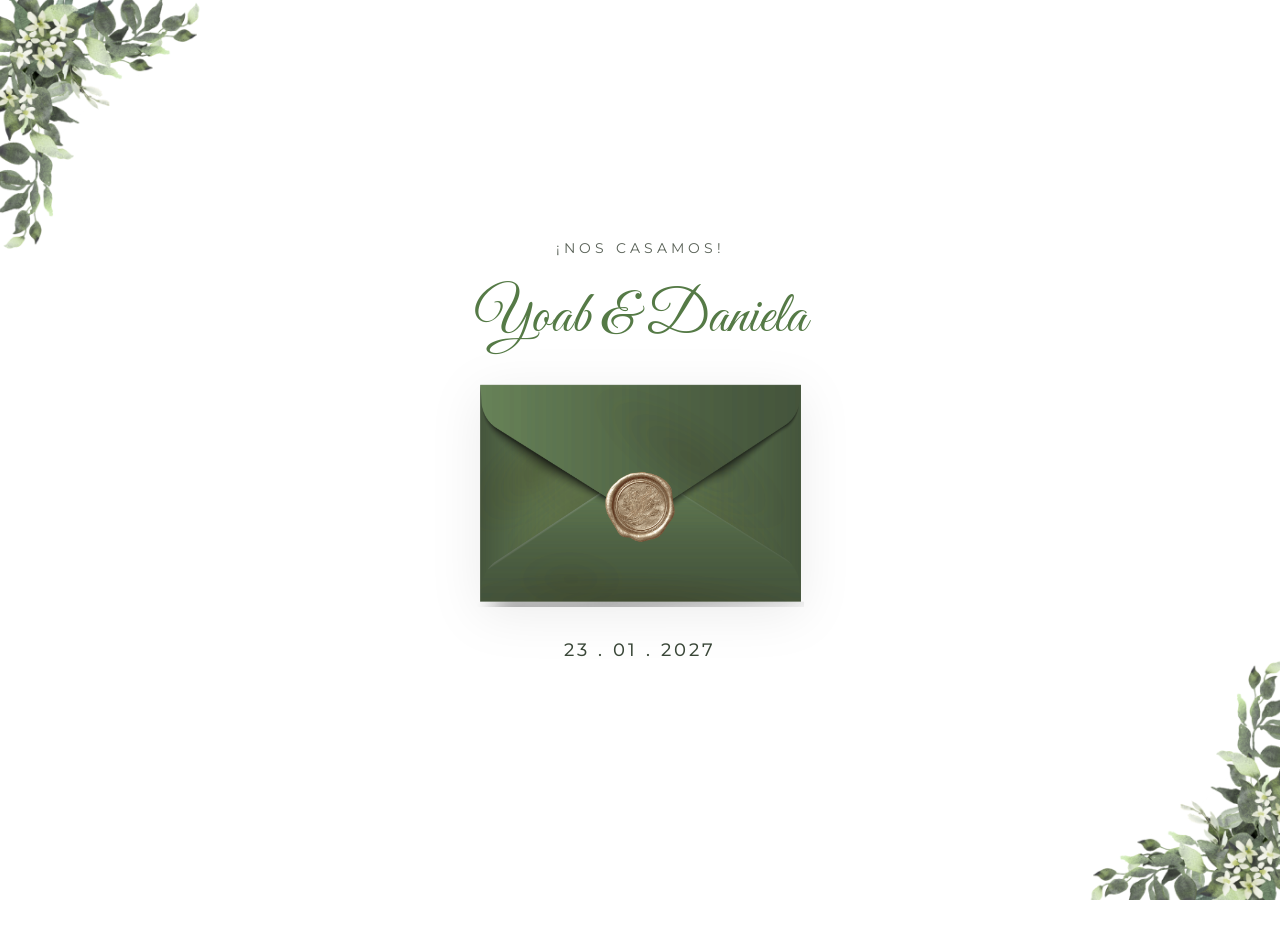
<file: index.html>
<!DOCTYPE html>
<html lang="es">
<head>
    <meta charset="UTF-8">
    <meta name="viewport" content="width=device-width, initial-scale=1.0">
    <title>Yoab y Daniela</title>
    
    <link rel="stylesheet" href="style.css">
    
    <link rel="preconnect" href="https://fonts.googleapis.com">
    <link rel="preconnect" href="https://fonts.gstatic.com" crossorigin>
    <link href="https://fonts.googleapis.com/css2?family=Great+Vibes&family=Montserrat:wght@300;400;600&display=swap" rel="stylesheet">
</head>
<body>

    <img src="esquina.png" alt="Decoración Superior" class="corner-img corner-top-left">
    <img src="esquina1.png" alt="Decoración Inferior" class="corner-img corner-bottom-right">

    <main class="invitation-container">
        
        <header class="hero-section">
            <p class="subtitle">¡Nos Casamos!</p>
            <p class="blanco">.</p>
            <h1 class="couple-names">Yoab & Daniela</h1>
                        <p class="blanco">.</p>

              <section class="envelope-container">
             <img src="sobre cerrado.png" alt="Sobre de Invitación" class="envelope-img">
        </section>
            <p class="blanco">.</p>
                        <p class="blanco">.</p>

            <p class="date">23 . 01 . 2027</p>
        </header>

     

    </main>

    <script src="app.js"></script>
</body>
</html>
</file>
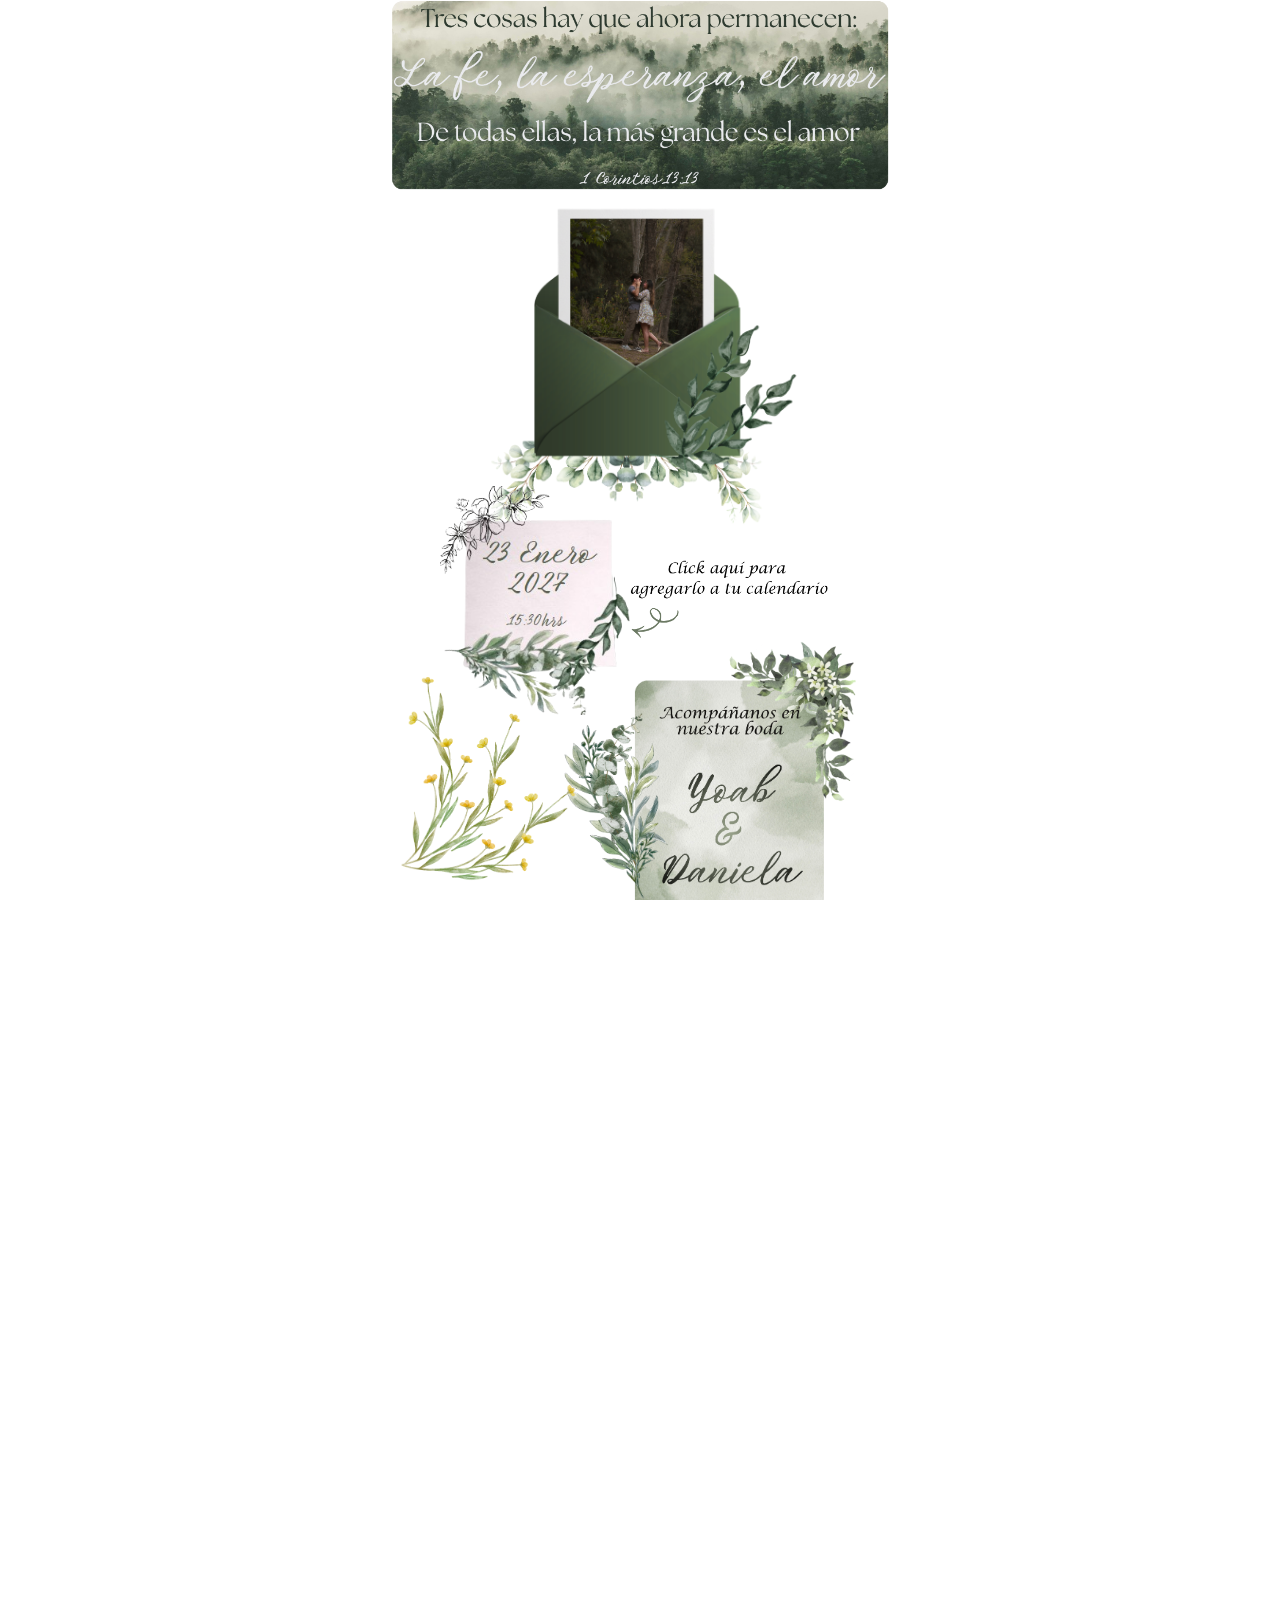
<file: detalles.html>
<!DOCTYPE html>
<html lang="es">
<head>
    <meta charset="UTF-8">
    <meta name="viewport" content="width=device-width, initial-scale=1.0">
    <title>Yoab y Daniela</title>
    <link rel="stylesheet" href="style.css">
    
    <link rel="preconnect" href="https://fonts.googleapis.com">
    <link rel="preconnect" href="https://fonts.gstatic.com" crossorigin>
    <link href="https://fonts.googleapis.com/css2?family=Great+Vibes&family=Montserrat:wght@300;400;600&display=swap" rel="stylesheet">
</head>
<body class="details-body">
    <main class="details-wrapper">
        <img src="versiculo.png" alt="versiculo" class="versiculo fade-down">
        <header class="details-section header-visual">
            <div class="images-container fade-up">
<img src="sobre abierto.png" alt="Sobre Abierto" class="img-envelope-open">
                    <a href="#" id="guardar-fecha">
                        <img src="fecha.png" class="img-date-badge" alt="Guardar fecha">
                    </a>
                    <img src="fecha1.png" class="img-date-badge1" alt="Guardar fecha">
                    <img src="invitacion.png" alt="Invitación" class="img-invitation-badge">
                    <img src="invitacion1.png" alt="Detalles de la Boda" class="img-invitation-badge1">
                    <a href="itinerario.html" id="ver-itinerario">
                        <img src="detalles.png" alt="Detalles de la Boda" class="img-details-title">
                    </a>
                    <img src="detalles1.png" alt="Detalles de la Boda" class="img-details-title1">

            </div>
             <a href="histori.html" id="ver-historia" class="fade-down">
                <img src="historia.png" alt="Nuestra Historia" class="img-historia">
             </a>
        </header>

    </main>

        <section id="countdown" class="countdown-section fade-up">

    <h2 class="countdown-title">
        Faltan para nuestro gran día
    </h2>

    <div class="countdown-container">

        <div class="countdown-item">
            <span id="days">0</span>
            <small>DÍAS</small>
        </div>

        <div class="countdown-item">
            <span id="hours">0</span>
            <small>HORAS</small>
        </div>

        <div class="countdown-item">
            <span id="minutes">0</span>
            <small>MINUTOS</small>
        </div>

        <div class="countdown-item">
            <span id="seconds">0</span>
            <small>SEGUNDOS</small>
        </div>

    </div>

    <div id="mensaje"></div>

</section>

<script src="details.js"></script>
</body>
</html>
</file>
<file: style.css>
/* ==========================================================================
   1. Reset de Estilos y Variables
   ========================================================================== */
* {
    margin: 0;
    padding: 0;
    box-sizing: border-box;
}

:root {
    --bg-color: #ffffff;
    --bg-cream: #f4eee1;
    --green-main: #557a46;
    --green-muted: #657160;
    --green-dark: #3a4738;
    --text-primary: #222522;
    --text-secondary: #596157;
    --font-elegant: 'Great Vibes', cursive;
    --font-body: 'Montserrat', sans-serif;
}

/* ==========================================================================
   2. Configuración del Cuerpo (Contenedor de la pantalla completa)
   ========================================================================== */
html, body {
    width:100%;
    min-height:100vh;
    background-color:var(--bg-color);
    font-family:var(--font-body);
    color:var(--text-primary);

    display:flex;
    justify-content:center;
    align-items:center;
    width:100%;
    height:100%;
    overflow:hidden;

    position:relative;
}

/* ==========================================================================
   3. Contenedor de la Invitación (Texto y Sobre)
   ========================================================================== */
.invitation-container {
    width: 100%;
    max-width: 450px;
    height: 100%;
    max-height: 80vh; /* Bajado un poco para dar más aire a los esquineros */
    padding: 20px;
    display: flex;
    flex-direction: column;
    justify-content: center;
    align-items: center;
    text-align: center;
    gap: 40px;
    z-index: 2; /* Garantiza que el contenido esté siempre por encima de las esquinas */
}

/* ==========================================================================
   4. Estilos para los Esquineros Ilustrados (Efecto integrado en bordes)
   ========================================================================== */
.corner-img{

    position:absolute;

    width:240px;

    height:auto;

    pointer-events:none;

    z-index:1;

}

/* Esquina Superior Izquierda (Se ocultan los bordes rectos hacia afuera) */
.corner-top-left {
    top: -35px;
    left: -35px;
}

/* Esquina Inferior Derecha (Se ocultan los bordes rectos hacia afuera) */
.corner-bottom-right {
    bottom: -45px;
    right: -45px;
}

/* ==========================================================================
   5. Estilos del Texto
   ========================================================================== */
.hero-section {
    width: 100%;
    display: flex;
    flex-direction: column;
    align-items: center;
    text-align: center;
    animation: fadeInDown 1.4s ease-out;
}

.subtitle {
    text-transform: uppercase;
    letter-spacing: 4px;
    font-size: 0.85rem;
    color: var(--text-secondary);
}

.blanco {
    text-transform: uppercase;
    letter-spacing: 4px;
    font-size: 0.85rem;
    color: var(--text-secondary);
    color: transparent;
}


.couple-names {
    font-family: var(--font-elegant);
    font-size: 3.6rem; /* Ligeramente más grande para balancear la composición */
    margin: 12px 0;
    font-weight: 400;
    line-height: 1.2;
    color: var(--green-main);
}

.date {
    font-size: 1.1rem;
    font-weight: 450;
    letter-spacing: 3px;
    color: var(--green-dark);
    z-index: 2;
    animation: fadeInUp 1.4s ease-out; /* Ahora aparece suavemente junto con el sobre */
}

/* ==========================================================================
   6. Contenedor del Sobre
   ========================================================================== */
.envelope-container {
    width: 100%;
    display: flex;
    justify-content: center;
    align-items: center;
    max-height: 40vh;
    animation: fadeInUp 1.4s ease-out;
}

.envelope-img {
    max-width: 80%;
    height: auto;
    object-fit: contain;
    cursor: pointer;
    margin: 0 auto;
    transition: transform 0.4s cubic-bezier(0.175, 0.885, 0.32, 1.275);
    filter: drop-shadow(0px 10px 25px rgba(0, 0, 0, 0.08));
}

.envelope-img:hover {
    transform: scale(1.04) translateY(-5px);
}

/* ==========================================================================
   7. Animaciones de Entrada (Keyframes)
   ========================================================================== */
@keyframes fadeInDown {
    from { opacity: 0; transform: translateY(-20px); }
    to { opacity: 1; transform: translateY(0); }
}

@keyframes fadeInUp {
    from { opacity: 0; transform: translateY(20px); }
    to { opacity: 1; transform: translateY(0); }
}

/* Clases de fade para la página de detalles */
.fade-down {
    animation: fadeInDown 1.4s ease-out;
}

.fade-up {
    animation: fadeInUp 1.4s ease-out;
}

/* Animación de entrada suave para la página de historia */
.fade-in {
    animation: fadeInUp 1.4s ease-out;
}

/* ==========================================================================
   9. Estilos Exclusivos para la Página de Detalles (Permite Scroll)
   ========================================================================== */

/* Nueva clase para el body de detalles que desactiva el overflow oculto */
body.details-body {
    overflow-y: auto !important; /* Permite scroll vertical */
    align-items: flex-start;    /* El contenido empieza arriba y baja naturalmente */
    padding: 60px 20px;         /* Espacio para que el contenido no pegue con los esquineros */
}

.details-container {
    width: 100%;
    max-width: 450px;
    margin: 0 auto;
    display: flex;
    flex-direction: column;
    gap: 30px; /* Separación limpia entre secciones */
    z-index: 2;
}

.details-header .title-elegant {
    font-family: var(--font-elegant);
    font-size: 3.5rem;
    color: var(--green-main);
    font-weight: 400;
}

/* Tarjetas de información base con tu gama de colores */
.info-card {
    background-color: #fafbfc; /* Un blanco roto muy sutil */
    border: 1px solid rgba(89, 97, 87, 0.1); /* Borde súper fino con tu gris verdoso */
    padding: 25px;
    border-radius: 12px;
    text-align: center;
    box-shadow: 0 4px 15px rgba(0,0,0,0.02);
}

.info-card h2 {
    font-size: 1.3rem;
    font-weight: 600;
    color: var(--green-dark);
    margin-bottom: 12px;
    letter-spacing: 1px;
}

.info-card p {
    font-size: 0.95rem;
    color: var(--text-primary);
    line-height: 1.6;
}


/* ==========================================================================
   10. Estilos para Sobre Abierto, Fecha, Invitación y Detalles
   ========================================================================== */

/* Contenedor alineado al centro de la sección (ahora en columna) */
.header-visual {
    display: flex;
    flex-direction: column; /* Alinea el bloque de imágenes arriba y detalles.png abajo */
    justify-content: center;
    align-items: center;
    padding: 20px 0;
    /* AJUSTE: Incrementado para empujar detalles.png por debajo del -230px de la invitación */
    gap: 240px; 
}

/* Contenedor relativo para poder usar posición absoluta en las imágenes encimadas */
.images-container {
    position: relative;
    width: 100%;
    max-width: 320px; /* Controla el tamaño máximo del sobre abierto */
    margin: 0 auto;
}

/* Imagen del sobre abierto centrado */
.img-envelope-open {
    width: 100%;
    height: auto;
    display: block;
    object-fit: contain;
    z-index: 1;
}

.versiculo{
    display: block;
    width: 100%;
    max-width: 500px;
    margin: -40px auto 10px auto;
}


/* Imagen de la fecha dentro del botón: ocupa todo el ancho del botón y es clicable */
.img-date-badge {
    width: 100%;
    height: auto;
    display: block;
    pointer-events: auto;
}

.img-date-badge1 {
    position: absolute;
    width: 200px; 
    height: auto;
    
    left: 150px;   
    bottom: -100px; 
    
    z-index: 2;    /* Capa intermedia */
    pointer-events: none;
}

.date-button{
    display:block;
    cursor:pointer;
}

/* Botón: la imagen de fecha en su posición original, y solo el área de la imagen es clicable */
#guardar-fecha {
    position: absolute;
    width: 190px;
    left: -40px;
    bottom: -170px;
    z-index: 4;
    display: block;
    cursor: pointer;
    line-height: 0; /* El alto del botón se ajusta exactamente a la altura de la imagen */
}


.img-invitation-badge {
    position: absolute;
    width: 300px; 
    height: auto;
    
    left: 80px;   
    bottom: -380px; 
    
    z-index: 3;    /* Capa superior (por encima de la fecha y el sobre) */
    pointer-events: none;
}


.img-invitation-badge1 {
    position: absolute;
    width: 180px; 
    height: auto;
    
    left: -80px;   
    bottom: -340px; 
    
    z-index: 3;    /* Capa superior (por encima de la fecha y el sobre) */
    pointer-events: none;
}

.img-details-title {
    width: 100%;
    height: auto;
    display: block;
    pointer-events: auto;
}

/* Botón: la imagen de detalles en su posición original, y solo el área de la imagen es clicable */
#ver-itinerario {
    position: absolute;
    width: 220px; /* Mismo ancho que la imagen de detalles */
    left: -40px;
    bottom: -570px;
    z-index: 5;
    display: block;
    cursor: pointer;
    line-height: 0; /* El alto del botón se ajusta exactamente a la altura de la imagen */
}


.img-details-title1 {
    position: absolute;
    width: 150px; /* Ajusta el tamaño de tu imagen de título "detalles" aquí */
    height: auto;
    display: block;
    
    /* ALINEACIÓN DIRECTA DEBAJO DE INVITACIÓN: */
    left: 220px;    /* Centrado sutil respecto a la invitación */
    bottom: -590px; /* Desfase calculado para quedar perfectamente debajo */
    
    /* CAPA MÁXIMA: */
    z-index: 5;     /* Corona el diseño quedando por encima de todo el resto */
}


.header-visual{
    padding: 0;
    margin: 0;
}

.images-container{
    margin-bottom: 0;
}

.img-historia{
    display: block;
    width: 100%;
    height: auto;
    margin-top: 0;
}

/* Botón: la imagen de historia conserva su posición original y solo su área es clicable */
#ver-historia{
    display: block;
    width: 100%;
    margin-top: 360px;
    cursor: pointer;
    line-height: 0; /* El alto del botón se ajusta exactamente a la altura de la imagen */
}

/*==========================
        CONTADOR
==========================*/

.countdown-section{

    width:100%;
    background:#96a78d;
    padding:25px 15px;
    text-align:center;

}

.countdown-title{

    font-family:'Great Vibes', cursive;
    font-size:48px;
    font-weight:400;
    color:#f3ecde;
    margin-bottom:25px;
    white-space: nowrap;      /* Evita que se parta en dos líneas */
    text-align:center;

}

.countdown-container{

    display:flex;
    justify-content:center;
    align-items:flex-start;
    gap:55px;
    flex-wrap:wrap;

}

.countdown-item{

    display:flex;
    flex-direction:column;
    align-items:center;

}

.countdown-item span{

    font-family:'Montserrat', sans-serif;
    font-size:62px;
    font-weight:300;
    color:#f3ecde;
    line-height:1;

}

.countdown-item small{

    margin-top:8px;

    font-family:'Montserrat', sans-serif;
    font-size:14px;
    font-weight:600;

    letter-spacing:3px;

    color:#f3ecde;

}

#mensaje{

    margin-top:25px;

    font-family:'Great Vibes', cursive;
    font-size:40px;
    color:#f3ecde;

}

@media(max-width:768px){

    .countdown-container{

        gap:25px;

    }

    .countdown-item span{

        font-size:44px;

    }

    .countdown-item small{

        font-size:11px;

        letter-spacing:2px;

    }

    .countdown-title{

        font-size:20px;
        white-space:normal;


    }

}

/*==========================
        CELULAR
==========================*/

@media(max-width:768px){

    .countdown-title{

        font-size:42px;

    }



    .time-box span{

        font-size:40px;

    }

    .time-box p{

        font-size:16px;

    }

}

/* ==========================================
   CORRECCIÓN PARA LA PÁGINA DE DETALLES
========================================== */

body.details-body{

    display:block !important;

    width:100%;

    min-height:100vh;

    overflow-y:auto;

    overflow-x:hidden;

    padding:0;

    margin:0;

}

.details-wrapper{

    width:100%;

    max-width:900px;

    margin:0 auto;

    padding-top:40px;

}

.countdown-section{

    width:100%;

    margin-top:80px;

    clear:both;

}

/* ==========================================
   PÁGINA DE HISTORIA
========================================== */

/* Elimina el overflow oculto y el alto fijo heredados del html,body base
   para que la página de historia pueda hacer scroll completo */
html.historia-html{
    height: auto;
    min-height: 100%;
    overflow: visible;
    display: block;
}

body.historia-body{
    display: block;
    width: 100%;
    min-height: 100vh;
    height: auto;
    overflow: visible;
padding: 85px 20px 50px 20px;
    background:
        radial-gradient(circle at 12% 12%, rgba(244,238,225,0.6), transparent 42%),
        radial-gradient(circle at 88% 85%, rgba(150,167,141,0.28), transparent 45%),
        linear-gradient(180deg, #ffffff, #fbf9f3);
}

/* Galerías de fotos dentro del contenido de la historia */
.galeria{
    display: flex;
    gap: 15px;
    margin: 25px 0;
    align-items: center;
}

/* Galería en columna, alineada a la izquierda */
.galeria-col-izq{
    flex-direction: column;
    align-items: flex-start;
    float: left;
    width: 45%;
    margin-right: 20px;
}

/* Galería en columna, alineada a la derecha */
.galeria-col-der{
    flex-direction: column;
    align-items: flex-end;
    float: right;
    width: 45%;
    margin-left: 20px;
}

/* Galería centrada */
.galeria-centro{
    justify-content: center;
    flex-wrap: wrap;
}

/* Galería mosaico */
.galeria-mosaico{
    flex-wrap: wrap;
    justify-content: center;
    gap: 10px;
}

/* Estilos base de cada foto */
.foto{
    object-fit: cover;
    border-radius: 10px;
    box-shadow: 0 8px 20px rgba(0,0,0,0.15);
    transition: transform 0.4s ease, box-shadow 0.4s ease;
    cursor: pointer;
}

.foto:hover{
    transform: scale(1.05);
    box-shadow: 0 12px 28px rgba(0,0,0,0.22);
}

/* Tamaños */
.foto-peq{ width: 130px; height: 130px; }
.foto-med{ width: 180px; height: 180px; }
.foto-grande{ width: 220px; height: 260px; }
.foto-mosaico{ width: 150px; height: 150px; }

/* Rotaciones sutiles */
.rot-izq{ transform: rotate(-4deg); }
.rot-der{ transform: rotate(4deg); }

/* Marcos estilo polaroid */
.borde-claro{
    border: 8px solid #ffffff;
    border-bottom-width: 28px;
    box-shadow: 0 8px 20px rgba(0,0,0,0.15);
}

.borde-oscuro{
    border: 6px solid var(--green-dark);
    box-shadow: 0 8px 20px rgba(0,0,0,0.2);
}

.center-foto{
    margin: 0 auto;
}

/* Contenido principal centrado */
.historia-wrapper{
    flex: 1;
    max-width: 720px;
    margin: 0 auto;
    display: flex;
    justify-content: center;
    position: relative;
    z-index: 2; /* El texto siempre queda por encima de las decoraciones */
}

/* Contenido en flujo normal (block) para que las galerías flotantes
   puedan envolver el texto alrededor de las fotos */
.historia-contenido{
    width: 100%;
    display: block;
    text-align: justify;
    padding: 20px 30px;
}

.historia-contenido p{
    font-family: var(--font-body);
    font-size: 1.05rem;
    color: var(--text-primary);
    line-height: 1.8;
    margin: 22px 0;
}

.historia-titulo{
    font-family: var(--font-elegant);
    font-size: 2.8rem;
    font-weight: 400;
    color: var(--green-main);
    text-align: center;
    margin-top: 0;
    margin-bottom: 6px;
}

/* Encabezado decorativo */
.historia-hero{
    text-align: center;
    margin-bottom: 30px;
}

.historia-sub{
    font-family: var(--font-body);
    font-size: 0.85rem;
    letter-spacing: 4px;
    text-transform: uppercase;
    color: var(--green-muted);
    margin: 0;
}

/* Ornamento floral con líneas */
.historia-ornament{
    display: flex;
    align-items: center;
    justify-content: center;
    gap: 12px;
    margin-top: 14px;
}
.historia-ornament span{
    display: block;
    height: 1px;
    width: 70px;
    background: linear-gradient(90deg, transparent, var(--green-muted));
}
.historia-ornament span:last-child{
    background: linear-gradient(90deg, var(--green-muted), transparent);
}
.historia-ornament i{
    font-style: normal;
    color: var(--green-main);
    font-size: 1.4rem;
    line-height: 1;
}

/* Divisor entre secciones de texto */
.historia-divisor{
    text-align: center;
    color: var(--green-main);
    font-size: 1.2rem;
    letter-spacing: 8px;
    margin: 10px 0;
    opacity: 0.7;
}

.historia-txt-fuerte{
    text-align: center;
    font-weight: 600;
    color: var(--green-dark);
}

.historia-firma{
    font-family: var(--font-elegant);
    font-size: 2rem;
    color: var(--green-main);
    text-align: center;
    margin-top: 15px;
}

/* --- Decoraciones posicionadas con precisión dentro de la invitación --- */
/* Se colocan de forma absoluta respecto al wrapper (que es position: relative),
   en los bordes laterales, justo en los huecos verticales que quedan entre las
   galerías, para no tapar ni el texto ni las fotos. Quedan detrás del contenido. */
.deco{
    position: absolute;
    width: 130px;
    height: auto;
    opacity: 0.55;
    pointer-events: none;
    z-index: 0; /* Detrás del contenido */
    object-fit: contain;
}

/* Borde derecho, zona superior (junto al encabezado, margen derecho libre): deco.png */
.deco-a{
    top: 110px;
    right: -38px;
    opacity: 0.6;
}

/* Borde izquierdo, zona media-alta (al terminar el texto, entre galería 1 y galería 2): deco2.png */
.deco-b{
    top: 1000px;
    left: -38px;
    opacity: 0.5;
}

/* Borde derecho, zona media-baja (vacío entre galería 6 y galería 4): deco2.png */
.deco-c{
    top: 1100px;
    right: -38px;
    opacity: 0.5;
}

/* Borde izquierdo, zona baja (vacío tras la galería 7): deco.png */
.deco-d{
    bottom: 260px;
    left: -38px;
    opacity: 0.55;
}

/* --- Decoraciones adicionales (deco-e a deco-h) en más huecos --- */

/* Borde izquierdo, junto al encabezado (para decorar el título): deco2.png */
.deco-e{
    top: -30px;
    left: -38px;
    opacity: 0.5;
}

/* Borde derecho, entre galería 2 y galería 6 (zona de texto): deco.png */
.deco-f{
    top: 1150px;
    right: -38px;
    opacity: 0.5;
}

/* Borde izquierdo, entre galería 6 y galería 4 (zona de texto): deco2.png */
.deco-g{
    top: 1000px;
    left: -38px;
    opacity: 0.5;
}

/* Borde derecho, zona baja (tras el carrusel P, antes del cierre): deco2.png */
.deco-h{
    bottom: 120px;
    right: -38px;
    opacity: 0.5;
}

/* Borde derecho, junto al párrafo "Un anillo": deco.png */
.deco-i{
    top: 2050px;
    right: -38px;
    opacity: 0.55;
}

/* --- Decoraciones adicionales alrededor del párrafo "Un anillo" --- */
/* Comparten la misma base que .deco pero más pequeñas y centradas cerca del texto */
.deco-anillo{
    position: absolute;
    width: 70px;
    height: auto;
    opacity: 0.5;
    pointer-events: none;
    z-index: 0;
    object-fit: contain;
}

/* Izquierda del párrafo "Un anillo": deco2.png */
.deco-j{
    top: 2450px;
    left: -3%;
    width: 70px;
    transform: rotate(15deg);
    opacity: 0.5;
}

/* Derecha del párrafo "Un anillo": deco.png */
.deco-k{
    top: 2560px;
    right: -5%;
    width: 100px;
    opacity: 0.5;
}

/* En pantallas estrechas se encogen y se acercan al borde para no invadir
   el contenido ni tapar el texto */
@media(max-width:768px){
    .deco{
        width: 80px;
        opacity: 0.5;
        padding: 4px;
    }
    .deco-a{ top: 110px; right: -22px; }
    .deco-b{ top: 950px; left: -22px; }
    .deco-c{ top: 1100px; right: -22px; }
    .deco-d{ bottom: 240px; left: -22px; }
    .deco-e{ top: -30px; left: -22px; }
    .deco-f{ top: 1130px; right: -22px; }
    .deco-g{ top: 1700px; left: -22px; }
    .deco-h{ bottom: 100px; right: -22px; }
    .deco-i{ top: 2030px; right: -22px; }
}

/* --- Botón flotante para volver a la página de detalles (Uiverse.io by xopc333) --- */
.button {
  position: fixed !important;
  top: 18px !important;
  left: 18px !important;
  right: auto !important;
  bottom: auto !important;
  z-index: 900 !important;
  display: block;
  position: relative;
  width: 56px;
  height: 56px;
  margin: 0;
  overflow: hidden;
  outline: none;
  background-color: transparent;
  cursor: pointer;
  border: 0;
  text-decoration: none;
}

.button:before,
.button:after {
  content: "";
  position: absolute;
  border-radius: 50%;
  inset: 7px;
  pointer-events: none;
}

.button:before {
  border: 4px solid var(--green-muted);
  transition: opacity 0.4s cubic-bezier(0.77, 0, 0.175, 1) 80ms,
    transform 0.5s cubic-bezier(0.455, 0.03, 0.515, 0.955) 80ms;
}

.button:after {
  border: 4px solid var(--green-main);
  transform: scale(1.3);
  transition: opacity 0.4s cubic-bezier(0.165, 0.84, 0.44, 1),
    transform 0.5s cubic-bezier(0.25, 0.46, 0.45, 0.94);
  opacity: 0;
}

.button:hover:before,
.button:focus:before {
  opacity: 0;
  transform: scale(0.7);
  transition: opacity 0.4s cubic-bezier(0.165, 0.84, 0.44, 1),
    transform 0.5s cubic-bezier(0.25, 0.46, 0.45, 0.94);
}

.button:hover:after,
.button:focus:after {
  opacity: 1;
  transform: scale(1);
  transition: opacity 0.4s cubic-bezier(0.77, 0, 0.175, 1) 80ms,
    transform 0.5s cubic-bezier(0.455, 0.03, 0.515, 0.955) 80ms;
}

.button-box {
  display: flex;
  position: absolute;
  top: 0;
  left: 0;
  pointer-events: none;
}

.button-elem {
  display: block;
  width: 20px;
  height: 20px;
  margin: 17px 18px 0 18px;
  transform: rotate(180deg);
  fill: var(--green-muted);
  pointer-events: none;
}

.button:hover .button-box,
.button:focus .button-box {
  transition: 0.4s;
  transform: translateX(-56px);
}

/* --- Cierre de la historia --- */
.historia-cierre{
    font-family: var(--font-elegant);
    font-size: 1.8rem;
    color: var(--green-muted);
    text-align: center;
    margin: 10px 0 0 0;
}

/* Separador de cierre más elaborado */
.historia-divisor{
    letter-spacing: 12px;
    margin: 30px 0 10px 0;
}

/* Responsivo: apilar todo en móvil */
@media(max-width:768px){
    body.historia-body{
        flex-direction: column;
        padding: 85px 20px 50px 20px;
    }

    /* En móvil las galerías flotantes ocupan todo el ancho */
    .galeria-col-izq,
    .galeria-col-der{
        float: none;
        width: 100%;
        margin: 20px 0;
        flex-direction: row;
        flex-wrap: wrap;
        justify-content: center;
    }

    .galeria-centro{
        justify-content: center;
    }

    .foto-peq{ width: 100px; height: 100px; }
    .foto-med{ width: 130px; height: 130px; }
    .foto-grande{ width: 160px; height: 200px; }
    .foto-mosaico{ width: 110px; height: 110px; }

    .historia-titulo{
        font-size: 2.2rem;
    }

.historia-contenido{
        padding: 10px;
        text-align: left;
    }
}

/* ==========================================
   LIGHTBOX (fotos ampliadas)
========================================== */
.lightbox{
    display: none;
    position: fixed;
    top: 0;
    left: 0;
    width: 100%;
    height: 100%;
    background: rgba(0,0,0,0.9);
    z-index: 1000;
    justify-content: center;
    align-items: center;
    flex-direction: column;
    padding: 30px;
}

.lightbox-img{
    max-width: 90%;
    max-height: 80%;
    border-radius: 10px;
    box-shadow: 0 10px 40px rgba(0,0,0,0.6);
    object-fit: contain;
}

.lightbox-caption{
    display: none; /* No se muestra ninguna leyenda al ampliar la foto */
}

.lightbox-cerrar{
    position: absolute;
    top: 20px;
    right: 35px;
    color: #fff;
    font-size: 45px;
    font-weight: bold;
    cursor: pointer;
    transition: color 0.3s;
    line-height: 1;
}

.lightbox-cerrar:hover{
    color: #bbb;
}

/* ==========================================
   CARRUSELES (slides automáticos)
========================================== */
/* Contenedor con dos carruseles lado a lado */
.galeria-doble{
    width: 100%;
    justify-content: center;
    align-items: flex-start;
    gap: 20px;
    margin: 30px 0;
    flex-wrap: wrap;
}

.galeria-doble .carrusel{
    flex: 1 1 280px;
    max-width: 340px;
}

/* Contenedor general del carrusel */
.carrusel{
    position: relative;
    width: 100%;
    max-width: 480px;
    margin: 0 auto;
    overflow: hidden;
    border-radius: 14px;
    box-shadow: 0 10px 30px rgba(0,0,0,0.15);
}

/* Carrusel tipo slide: el track se desliza horizontalmente */
.carrusel-slide .carrusel-track{
    display: flex;
    transition: transform 0.6s ease;
}

.carrusel-slide .carrusel-slide{
    min-width: 100%;
    height: 300px;
    background: #f0ede5;
}

/* Carrusel tipo fade: las fotos se apilan una sobre otra */
.carrusel-fade .carrusel-track{
    position: relative;
    height: 300px;
}

.carrusel-fade .carrusel-slide{
    position: absolute;
    top: 0;
    left: 0;
    width: 100%;
    height: 100%;
    opacity: 0;
    transition: opacity 1s ease;
    background: #f0ede5;
}

.carrusel-fade .carrusel-slide.activo{
    opacity: 1;
}

.carrusel-slide img{
    width: 100%;
    height: 100%;
    object-fit: cover;
    display: block;
}

@media(max-width:768px){
    .carrusel-slide .carrusel-slide,
    .carrusel-fade .carrusel-track{
        height: 240px;
    }

    .galeria-doble .carrusel{
        flex: 1 1 100%;
        max-width: 100%;
    }
}

/* ==========================================
   ESTILOS ELABORADOS PARA LAS GALERÍAS
========================================== */

/* --- Galería 1 (fotos A): columnas con efecto "polaroid apilada" --- */
.galeria-col-izq .foto{
    box-shadow: 0 6px 18px rgba(0,0,0,0.12);
    border: 6px solid #ffffff;
    border-bottom: 26px solid #ffffff;
    border-radius: 4px;
}
.galeria-col-izq .foto:nth-child(even){
    border-bottom-color: var(--bg-cream);
    transform: rotate(2deg) translateY(6px);
}
.galeria-col-izq .foto:hover{
    transform: rotate(0deg) scale(1.05);
    z-index: 10;
}

/* --- Galería 2 (fotos B): marcos gruesos con sombra y rotación --- */
.galeria-col-der .foto{
    box-shadow: 0 10px 22px rgba(0,0,0,0.22);
    border-radius: 8px;
}
.galeria-col-der .foto:nth-child(odd){
    transform: rotate(-3deg);
}
.galeria-col-der .foto:nth-child(even){
    transform: rotate(3deg);
}
.galeria-col-der .foto:hover{
    transform: rotate(0deg) scale(1.06);
    z-index: 10;
}

/* --- Galería 2 apilada (efecto polaroid encimadas en abanico) --- */
.galeria-stack{
    position: relative;
    width: 100%;
    max-width: 340px;
    height: 330px;
    margin: 30px auto;
    display: block;
    clear: both;
    float: none;
}

.galeria-stack .stack-foto{
    position: absolute;
    top: 50%;
    left: 50%;
    width: 78%;
    max-width: 260px;
    height: 240px;
    object-fit: cover;
    border: 8px solid #ffffff;
    border-bottom-width: 30px;
    border-radius: 4px;
    box-shadow: 0 8px 20px rgba(0,0,0,0.18);
    transform-origin: center bottom;
    margin: 0;
    padding: 0;
    cursor: default;
    transition: transform 0.7s cubic-bezier(0.22, 1, 0.36, 1),
                opacity 0.7s ease,
                z-index 0s;
}

/* Foto vertical (retrato) para dar variedad de tamaño */
.galeria-stack .stack-portrait{
    width: 58%;
    max-width: 190px;
    height: 290px;
}

/* Capa base (la más abajo) */
.galeria-stack .stack-foto:nth-child(4){
    z-index: 1;
    transform: translate(-50%, -50%) rotate(6deg) translateY(6px);
    opacity: 0.9;
}

/* Capas intermedias */
.galeria-stack .stack-foto:nth-child(3){
    z-index: 2;
    transform: translate(-50%, -50%) rotate(-4deg) translateY(3px);
    opacity: 0.95;
}

.galeria-stack .stack-foto:nth-child(2){
    z-index: 3;
    transform: translate(-50%, -50%) rotate(3deg) translateY(0px);
    opacity: 1;
}

/* Capa superior (la que se muestra de frente) */
.galeria-stack .stack-foto:nth-child(1){
    z-index: 4;
    transform: translate(-50%, -50%) rotate(-2deg) translateY(0px);
    opacity: 1;
}

/* Estado activo (la foto que queda al frente, más grande y nítida) */
.galeria-stack .stack-foto.activa{
    z-index: 10;
    transform: translate(-50%, -50%) rotate(0deg) scale(1.06);
    opacity: 1;
    box-shadow: 0 18px 40px rgba(0,0,0,0.28);
}

@media(max-width:768px){
    .galeria-stack{
        height: 280px;
        max-width: 300px;
    }
    .galeria-stack .stack-foto{
        height: 200px;
    }
    .galeria-stack .stack-portrait{
        height: 250px;
    }
}

/* --- Galería 4 en abanico (fotos A a7-a10), efecto Uiverse adaptado --- */
.galeria-fan{
    width: 100%;
    justify-content: center;
    margin: 30px auto;
    display: flex;
    padding: 10px;
}

.galeria-fan .fan-stack{
    position: relative;
    width: 260px;
    height: 200px;
    margin: 0 auto;
}

.galeria-fan .fan-foto{
    position: absolute;
    inset: 0;
    width: 100%;
    height: 100%;
    object-fit: cover;
    border: 6px solid #ffffff;
    border-bottom-width: 22px;
    border-radius: 6px;
    box-shadow: 0 8px 20px rgba(0,0,0,0.18);
    transform-origin: 0% 100%;
    transition: transform 0.45s cubic-bezier(0.2, 0.8, 0.2, 1),
                opacity 0.45s ease;
}

/* Posición de abanico: la primera foto (al frente) y las demás rotadas atrás */
.galeria-fan .fan-foto:nth-child(1){
    transform: rotate(0deg);
    z-index: 5;
}
.galeria-fan .fan-foto:nth-child(2){
    transform: rotate(4deg);
    opacity: 0.85;
    z-index: 4;
}
.galeria-fan .fan-foto:nth-child(3){
    transform: rotate(8deg);
    opacity: 0.65;
    z-index: 3;
}
.galeria-fan .fan-foto:nth-child(4){
    transform: rotate(12deg);
    opacity: 0.45;
    z-index: 2;
}

/* Al pasar el mouse, el abanico se abre más */
.galeria-fan:hover .fan-foto:nth-child(1){
    transform: rotate(-3deg);
}
.galeria-fan:hover .fan-foto:nth-child(2){
    transform: rotate(7deg);
}
.galeria-fan:hover .fan-foto:nth-child(3){
    transform: rotate(14deg);
}
.galeria-fan:hover .fan-foto:nth-child(4){
    transform: rotate(21deg);
}

@media(max-width:768px){
    .galeria-fan .fan-stack{
        width: 220px;
        height: 170px;
    }
}

/* --- Galería 3 (fotos A centradas): efecto marco con fondo de color --- */
.galeria-centro{
    position: relative;
    background: linear-gradient(135deg, #f4eee1, #e9e2d1);
    border-radius: 20px;
    padding: 25px 20px;
    box-shadow: inset 0 0 30px rgba(85,122,70,0.15);
}
.galeria-centro .foto{
    border: 7px solid #ffffff;
    box-shadow: 0 8px 20px rgba(0,0,0,0.18);
    border-radius: 6px;
}

/* --- Galería 5 (fotos A columna derecha): borde tipo cinta --- */
.galeria-col-der .foto-grande{
    border: 10px solid transparent;
    background:
        linear-gradient(white, white) padding-box,
        linear-gradient(45deg, #557a46, #96a78d) border-box;
    border-radius: 10px;
}

/* --- Carruseles (fotos P): marco redondeado con borde colorido --- */
.galeria-doble .carrusel,
.galeria-p .carrusel{
    border: 5px solid var(--bg-cream);
    border-radius: 18px;
    box-shadow: 0 12px 30px rgba(85,122,70,0.25);
    overflow: hidden;
}

/* Sombra de fondo detrás de los carruseles para dar profundidad */
.galeria-doble,
.galeria-p{
    padding: 10px;
}

/* Galería P simple: carrusel centrado y de ancho moderado */
.galeria-p{
    width: 100%;
    justify-content: center;
    margin: 30px 0;
}
.galeria-p .carrusel{
    max-width: 480px;
}

/* ==========================================================================
   PÁGINA DE ITINERARIO
   ========================================================================== */


/* ==========================================================
   HTML / BODY
========================================================== */

html.itinerario-html {
    width: 100%;
    height: auto !important;
    min-height: 100%;

    display: block !important;

    overflow-x: hidden !important;
    overflow-y: auto !important;

    background: #fbf9f3;
}


body.itinerario-body {
    width: 100%;
    height: auto !important;
    min-height: 100vh;

    margin: 0;
    padding: 0;

    display: block !important;

    overflow-x: hidden !important;
    overflow-y: auto !important;

    position: relative;

    font-family: var(--font-body);
    color: var(--text-primary);

    background:
        radial-gradient(
            circle at 8% 5%,
            rgba(244, 238, 225, 0.85),
            transparent 27%
        ),
        radial-gradient(
            circle at 95% 32%,
            rgba(150, 167, 141, 0.13),
            transparent 27%
        ),
        radial-gradient(
            circle at 5% 67%,
            rgba(244, 238, 225, 0.75),
            transparent 25%
        ),
        linear-gradient(
            180deg,
            #ffffff 0%,
            #fbf9f3 45%,
            #f7f2e8 100%
        );
}


/* ==========================================================
   CONTENEDOR PRINCIPAL
========================================================== */

.itinerario-wrapper {
    width: 100%;
    max-width: 600px;

    margin: 0 auto;

    padding: 42px 18px 65px;

    display: block;

    position: relative;
}


/* ==========================================================
   INVITADOS
========================================================== */

.itinerario-invitados {
    width: 100%;
    max-width: 500px;

    margin: 0 auto 60px;

    padding: 18px 12px 25px;

    text-align: center;
}


.itinerario-pretitle {
    margin: 0 0 10px;

    font-family: var(--font-body);

    font-size: 0.7rem;

    font-weight: 500;

    letter-spacing: 4px;

    text-transform: uppercase;

    color: var(--green-muted);
}


.itinerario-nombre-grupo {
    margin: 0;

    font-family: var(--font-elegant);

    font-size: clamp(
        2.9rem,
        12vw,
        4.5rem
    );

    line-height: 1.05;

    font-weight: 400;

    color: var(--green-main);
}


.itinerario-lista-invitados {
    width: 100%;
    max-width: 400px;

    margin: 20px auto 0;

    display: flex;

    flex-direction: column;

    align-items: center;

    gap: 8px;
}


/* NOMBRES REALES QUE INSERTARÁ SUPABASE */

.itinerario-nombre-invitado {
    margin: 0;

    font-size: 1rem;

    font-weight: 400;

    line-height: 1.55;

    color: var(--text-primary);
}


/* PLACEHOLDER */

.itinerario-placeholder {
    max-width: 310px;

    margin: 0 auto;

    font-size: 0.8rem;

    line-height: 1.7;

    font-style: italic;

    color: var(--text-secondary);

    opacity: 0.65;
}


/* ==========================================================
   INTRO
========================================================== */

.evento-intro {
    width: 100%;
    max-width: 430px;

    margin: 0 auto 85px;

    padding: 0 15px;

    text-align: center;
}


.evento-mini {
    margin: 0 0 9px;

    font-size: 0.67rem;

    font-weight: 500;

    letter-spacing: 4px;

    text-transform: uppercase;

    color: var(--green-muted);
}


.evento-intro h2 {
    margin: 0 0 16px;

    font-family: var(--font-elegant);

    font-size: clamp(
        2.8rem,
        11vw,
        4rem
    );

    line-height: 1.05;

    font-weight: 400;

    color: var(--green-main);
}


.evento-intro-texto {
    max-width: 350px;

    margin: 0 auto;

    font-size: 0.88rem;

    font-weight: 300;

    line-height: 1.85;

    color: var(--text-secondary);
}


/* ==========================================================
   EXPERIENCIA DEL EVENTO
========================================================== */

.evento-experiencia {
    width: 100%;
    max-width: 550px;

    margin: 0 auto;

    position: relative;
}


/* ==========================================================
   BLOQUES UBICACIÓN / VESTIMENTA
========================================================== */

.evento-bloque {
    width: 100%;
    max-width: 500px;

    margin: 0 auto 105px;

    display: flex;

    flex-direction: column;

    align-items: center;

    position: relative;
}


/* ==========================================================
   TEXTO DE LOS BLOQUES
========================================================== */

.evento-texto {
    width: 100%;
    max-width: 390px;

    margin: 0 auto 25px;

    padding: 0 18px;

    position: relative;

    text-align: center;
}


/* NÚMERO GRANDE DECORATIVO */

.evento-numero {
    position: absolute;

    top: -48px;
    left: 50%;

    transform: translateX(-50%);

    z-index: -1;

    font-family: var(--font-elegant);

    font-size: 6.2rem;

    line-height: 1;

    color: rgba(85, 122, 70, 0.08);
}


/* ETIQUETA */

.evento-etiqueta {
    margin: 0 0 8px;

    font-family: var(--font-body);

    font-size: 0.65rem;

    font-weight: 600;

    letter-spacing: 3px;

    text-transform: uppercase;

    color: var(--green-muted);
}


/* TÍTULOS */

.evento-texto h3 {
    max-width: 350px;

    margin: 0 auto 16px;

    font-family: var(--font-elegant);

    font-size: clamp(
        2rem,
        8vw,
        2.8rem
    );

    line-height: 1.1;

    font-weight: 400;

    color: var(--green-main);
}


/* DESCRIPCIÓN */

.evento-texto > p:not(.evento-etiqueta) {
    max-width: 345px;

    margin: 0 auto;

    font-size: 0.82rem;

    font-weight: 300;

    line-height: 1.8;

    color: var(--text-secondary);
}


.evento-texto small {
    display: block;

    margin-top: 15px;

    font-size: 0.64rem;

    line-height: 1.5;

    letter-spacing: 0.5px;

    font-style: italic;

    color: var(--green-muted);
}


/* ==========================================================
   IMÁGENES EVENTO
========================================================== */

.evento-imagen {
    width: 100%;

    display: flex;

    justify-content: center;

    position: relative;

    line-height: 0;
}


.evento-imagen a {
    width: 100%;

    display: flex;

    justify-content: center;

    text-decoration: none;

    line-height: 0;
}


.evento-imagen img {
    display: block;

    width: 93%;

    max-width: 450px;

    height: auto;

    object-fit: contain;
}


/* ==========================================================
   UBICACIÓN
========================================================== */

.ubicacion-bloque {
    margin-top: 10px;
}


.ubicacion-imagen {
    transform: rotate(1deg);
}


.ubicacion-imagen img {
    cursor: pointer;

    transition:
        transform 0.3s ease,
        filter 0.3s ease;
}


.ubicacion-imagen img:hover {
    transform:
        scale(1.025)
        translateY(-3px);

    filter:
        drop-shadow(
            0 12px 22px
            rgba(58, 71, 56, 0.13)
        );
}


.ubicacion-imagen img:active {
    transform: scale(0.985);
}


/* ==========================================================
   VESTIMENTA
========================================================== */

.vestimenta-bloque {
    margin-bottom: 100px;
}


.vestimenta-imagen {
    transform: rotate(-1deg);
}


.vestimenta-imagen img {
    width: 95%;

    max-width: 455px;
}


/* ==========================================================
   FRASE INTERMEDIA
========================================================== */

.evento-frase {
    width: 90%;
    max-width: 410px;

    margin: 0 auto 100px;

    padding: 35px 28px 30px;

    position: relative;

    text-align: center;

    background:
        linear-gradient(
            135deg,
            rgba(244, 238, 225, 0.82),
            rgba(255, 255, 255, 0.9)
        );

    border:
        1px solid
        rgba(101, 113, 96, 0.08);

    border-radius:
        80px
        14px
        80px
        14px;

    box-shadow:
        0 13px 32px
        rgba(58, 71, 56, 0.055);
}


/* COMILLAS DECORATIVAS */

.evento-frase .comillas {
    position: absolute;

    top: -39px;
    left: 22px;

    font-family: var(--font-elegant);

    font-size: 5.6rem;

    line-height: 1;

    color: rgba(85, 122, 70, 0.17);
}


.evento-frase p {
    margin: 0;

    font-family: var(--font-elegant);

    font-size: clamp(
        1.55rem,
        6.8vw,
        2rem
    );

    line-height: 1.4;

    color: var(--green-dark);
}


.evento-corazon {
    display: block;

    margin-top: 15px;

    font-size: 1.3rem;

    color: var(--green-muted);
}


/* ==========================================================
   ITINERARIO
========================================================== */

.evento-itinerario {
    width: 100%;

    margin: 0 auto 105px;

    position: relative;

    text-align: center;
}


.itinerario-encabezado {
    max-width: 390px;

    margin: 0 auto 32px;

    padding: 0 15px;
}


.itinerario-encabezado h2 {
    margin: 0 0 14px;

    font-family: var(--font-elegant);

    font-size: clamp(
        3.2rem,
        12vw,
        4.5rem
    );

    line-height: 1;

    font-weight: 400;

    color: var(--green-main);
}


.itinerario-encabezado > p:last-child {
    max-width: 330px;

    margin: 0 auto;

    font-size: 0.84rem;

    line-height: 1.75;

    color: var(--text-secondary);
}


/* ==========================================================
   MARCO ITINERARIO
========================================================== */

.itinerario-marco {
    position: relative;

    width: 94%;
    max-width: 500px;

    margin: 0 auto;

    padding: 9px;

    background: #ffffff;

    border-radius: 21px;

    box-shadow:
        0 16px 40px
        rgba(58, 71, 56, 0.08);

    transform: rotate(0.5deg);
}


/* MARCO SECUNDARIO */

.itinerario-marco::before {
    content: "";

    position: absolute;

    inset: -9px;

    z-index: -1;

    border:
        1px solid
        rgba(101, 113, 96, 0.16);

    border-radius: 25px;

    transform: rotate(-1deg);
}


/* DECORACIÓN VERDE */

.itinerario-marco::after {
    content: "";

    position: absolute;

    width: 115px;
    height: 115px;

    right: -30px;
    bottom: -30px;

    z-index: -2;

    border-radius: 50%;

    background:
        rgba(150, 167, 141, 0.12);
}


.itinerario-marco img {
    display: block;

    width: 100%;

    height: auto;

    border-radius: 14px;
}


.itinerario-cierre {
    max-width: 360px;

    margin: 30px auto 0;

    padding: 0 12px;

    font-family: var(--font-elegant);

    font-size: clamp(
        1.55rem,
        6vw,
        2rem
    );

    line-height: 1.3;

    color: var(--green-muted);
}


/* ==========================================================
   REGALOS
========================================================== */

.itinerario-regalos {
    width: 100%;
    max-width: 500px;

    margin: 0 auto 95px;

    padding: 10px 10px 20px;

    text-align: center;
}


/* CABECERA DE REGALOS */

.regalos-encabezado {
    max-width: 410px;

    margin: 0 auto 24px;

    padding: 0 10px;
}


.regalos-encabezado h2 {
    margin: 0;

    font-family: var(--font-elegant);

    font-size: clamp(
        2.1rem,
        8vw,
        2.8rem
    );

    font-weight: 400;

    line-height: 1.25;

    color: var(--green-main);
}


/* TEXTO */

.itinerario-mensaje-regalos {
    width: 100%;
    max-width: 410px;

    margin: 0 auto 38px;

    padding: 0 10px;
}


.itinerario-mensaje-regalos p {
    margin: 0 0 17px;

    font-size: 0.85rem;

    font-weight: 300;

    line-height: 1.85;

    color: var(--text-primary);
}


.itinerario-mensaje-regalos .itinerario-gracias {
    margin-top: 22px;

    margin-bottom: 0;

    font-weight: 500;

    color: var(--green-dark);
}


/* ==========================================================
   MESA DE REGALOS + TARJETA
========================================================== */

.itinerario-opciones-regalos {
    width: 100%;
    max-width: 450px;

    margin: 25px auto 0;

    display: flex;

    flex-direction: column;

    align-items: center;

    gap: 20px;
}


.regalo-bloque {
    display: flex;

    justify-content: center;
}


/* MESA DE REGALOS */

.regalo-amazon {
    width: 90%;

    transform: rotate(-1deg);
}


/* TARJETA */

.regalo-tarjeta {
    width: 86%;

    transform: rotate(1deg);
}


.itinerario-img-regalo {
    display: block;

    width: 100%;

    height: auto;

    margin: 0 auto;

    object-fit: contain;
}


.itinerario-regalo-link {
    display: block;

    width: 100%;

    text-decoration: none;

    line-height: 0;
}


.regalo-amazon img {
    cursor: pointer;

    transition:
        transform 0.3s ease,
        filter 0.3s ease;
}


.regalo-amazon img:hover {
    transform:
        scale(1.025)
        translateY(-3px);

    filter:
        drop-shadow(
            0 12px 22px
            rgba(58, 71, 56, 0.13)
        );
}


/* TEXTO DESPUÉS DE LOS REGALOS */

.regalos-ayuda {
    max-width: 330px;

    margin: 30px auto 0;

    font-size: 0.72rem;

    font-style: italic;

    line-height: 1.7;

    color: var(--green-muted);
}


/* ==========================================================
   SOLO ADULTOS
========================================================== */

.seccion-adultos {
    width: 92%;
    max-width: 430px;

    margin: 0 auto 85px;

    padding: 35px 25px;

    text-align: center;

    background:
        linear-gradient(
            145deg,
            rgba(244, 238, 225, 0.75),
            rgba(255,255,255,0.9)
        );

    border-radius:
        16px
        65px
        16px
        65px;

    border:
        1px solid
        rgba(101, 113, 96, 0.1);

    box-shadow:
        0 12px 30px
        rgba(58,71,56,0.05);
}


.adultos-corazon {
    display: block;

    margin-bottom: 8px;

    font-size: 1.5rem;

    color: var(--green-muted);
}


.seccion-adultos h2 {
    margin: 0 0 15px;

    font-family: var(--font-elegant);

    font-size: clamp(
        2rem,
        8vw,
        2.7rem
    );

    font-weight: 400;

    color: var(--green-main);
}


.seccion-adultos p {
    margin: 0;

    font-size: 0.84rem;

    font-weight: 300;

    line-height: 1.85;

    color: var(--text-primary);
}


/* ==========================================================
   CONFIRMACIÓN
========================================================== */

.itinerario-confirmacion {
    width: 100%;
    max-width: 490px;

    margin: 0 auto;

    padding: 36px 22px 30px;

    text-align: center;

    border:
        1px solid
        rgba(101, 113, 96, 0.14);

    border-radius: 24px;

    background:
        rgba(255, 255, 255, 0.85);

    box-shadow:
        0 15px 38px
        rgba(58, 71, 56, 0.07);
}


.confirmacion-mini {
    margin: 0 0 5px;

    font-size: 0.67rem;

    font-weight: 600;

    letter-spacing: 3px;

    text-transform: uppercase;

    color: var(--green-muted);
}


.itinerario-confirmacion h2 {
    margin: 0 0 12px;

    font-family: var(--font-elegant);

    font-size: clamp(
        2.7rem,
        11vw,
        3.8rem
    );

    font-weight: 400;

    line-height: 1.1;

    color: var(--green-main);
}


.itinerario-confirmacion-texto {
    max-width: 345px;

    margin: 0 auto 25px;

    font-size: 0.84rem;

    line-height: 1.75;

    color: var(--text-secondary);
}


/* ==========================================================
   ÁREA PARA SUPABASE
========================================================== */

.itinerario-confirmacion-contenido {
    width: 100%;

    min-height: 130px;

    margin: 0 auto 22px;

    padding: 17px;

    display: flex;

    flex-direction: column;

    align-items: center;

    justify-content: center;

    border:
        1px dashed
        rgba(101, 113, 96, 0.3);

    border-radius: 15px;

    background:
        rgba(244, 238, 225, 0.3);
}


.itinerario-confirmacion-placeholder {
    display: flex;

    flex-direction: column;

    gap: 6px;

    color: var(--text-secondary);
}


.itinerario-confirmacion-placeholder span {
    font-size: 0.84rem;

    font-weight: 500;
}


.itinerario-confirmacion-placeholder small {
    font-size: 0.72rem;

    line-height: 1.5;

    opacity: 0.7;
}


/* ==========================================================
   FILAS FUTURAS DE SUPABASE
========================================================== */

.itinerario-confirmacion-fila {
    width: 100%;

    display: grid;

    grid-template-columns:
        minmax(0, 1fr)
        auto;

    align-items: center;

    gap: 12px;

    padding: 13px 0;

    border-bottom:
        1px solid
        rgba(101, 113, 96, 0.14);
}


.itinerario-confirmacion-fila:last-child {
    border-bottom: 0;
}


.itinerario-confirmacion-fila .nombre {
    text-align: left;

    font-size: 0.9rem;

    line-height: 1.45;
}


.itinerario-confirmacion-opciones {
    display: flex;

    gap: 7px;
}


/* BOTONES SÍ / NO */

.itinerario-opcion {
    min-width: 50px;

    padding: 8px 11px;

    border:
        1px solid
        rgba(85, 122, 70, 0.35);

    border-radius: 999px;

    background: #ffffff;

    color: var(--green-dark);

    font-family: var(--font-body);

    font-size: 0.75rem;

    cursor: pointer;

    transition:
        background 0.2s ease,
        color 0.2s ease,
        transform 0.2s ease;
}


.itinerario-opcion:hover {
    transform: translateY(-1px);
}


.itinerario-opcion.seleccionada {
    background: var(--green-main);

    color: #ffffff;

    border-color: var(--green-main);
}


/* ==========================================================
   BOTÓN CONFIRMAR
========================================================== */

.itinerario-btn-confirmar {
    width: min(100%, 310px);

    min-height: 49px;

    padding: 13px 20px;

    border: 0;

    border-radius: 999px;

    background: var(--green-main);

    color: #ffffff;

    font-family: var(--font-body);

    font-size: 0.8rem;

    font-weight: 600;

    letter-spacing: 1.2px;

    text-transform: uppercase;

    cursor: pointer;

    box-shadow:
        0 8px 20px
        rgba(85, 122, 70, 0.2);

    transition:
        transform 0.2s ease,
        box-shadow 0.2s ease;
}


.itinerario-btn-confirmar:not(:disabled):hover {
    transform: translateY(-2px);

    box-shadow:
        0 11px 25px
        rgba(85, 122, 70, 0.25);
}


.itinerario-btn-confirmar:disabled {
    opacity: 0.42;

    cursor: default;

    box-shadow: none;
}


/* ==========================================================
   DESPEDIDA
========================================================== */

.itinerario-despedida {
    width: 100%;

    max-width: 400px;

    margin: 65px auto 0;

    padding: 0 15px;

    text-align: center;
}


.itinerario-despedida p {
    margin: 0 0 8px;

    font-size: 0.75rem;

    letter-spacing: 1.5px;

    color: var(--text-secondary);
}


.itinerario-despedida span {
    font-family: var(--font-elegant);

    font-size: clamp(
        1.8rem,
        7vw,
        2.3rem
    );

    color: var(--green-muted);
}


/* FIRMA */

.itinerario-firma {
    margin: 27px 0 0;

    text-align: center;

    font-family: var(--font-elegant);

    font-size: 2.5rem;

    color: var(--green-main);
}


/* ==========================================================
   CELULARES
========================================================== */

@media (max-width: 500px) {

    .itinerario-wrapper {
        padding:
            32px
            14px
            55px;
    }


    .itinerario-invitados {
        margin-bottom: 50px;
    }


    .evento-intro {
        margin-bottom: 70px;
    }


    .evento-bloque {
        margin-bottom: 85px;
    }


    .evento-texto {
        margin-bottom: 20px;
    }


    .evento-imagen img {
        width: 96%;
    }


    .evento-frase {
        margin-bottom: 80px;

        padding:
            31px
            22px
            27px;
    }


    .evento-itinerario {
        margin-bottom: 90px;
    }


    .itinerario-regalos {
        margin-bottom: 75px;
    }


    .itinerario-confirmacion {
        padding:
            31px
            16px
            27px;

        border-radius: 20px;
    }

}


/* ==========================================================
   CELULARES PEQUEÑOS
========================================================== */

@media (max-width: 370px) {

    .itinerario-wrapper {
        padding-left: 10px;

        padding-right: 10px;
    }


    .evento-texto {
        padding-left: 10px;

        padding-right: 10px;
    }


    .evento-texto h3 {
        font-size: 1.95rem;
    }


    .evento-texto > p:not(.evento-etiqueta) {
        font-size: 0.76rem;
    }


    .evento-numero {
        font-size: 5rem;

        top: -39px;
    }


    .evento-frase {
        width: 95%;

        border-radius:
            60px
            13px
            60px
            13px;
    }


    .regalo-amazon {
        width: 95%;
    }


    .regalo-tarjeta {
        width: 91%;
    }


    .seccion-adultos {
        width: 96%;

        padding-left: 18px;

        padding-right: 18px;
    }


    .itinerario-confirmacion-fila {
        grid-template-columns: 1fr;

        justify-items: center;
    }


    .itinerario-confirmacion-fila .nombre {
        text-align: center;
    }

}


/* ==========================================================
   CONFIRMACIONES CERRADAS
========================================================== */

.confirmacion-cerrada {
    width: 100%;
    max-width: 360px;

    margin: 22px auto 4px;

    padding: 18px 16px;

    display: flex;
    flex-direction: column;

    gap: 7px;

    text-align: center;

    border-radius: 14px;

    background:
        rgba(244, 238, 225, 0.65);

    border:
        1px solid
        rgba(101, 113, 96, 0.15);

    color: var(--green-dark);
}


.confirmacion-cerrada strong {
    font-family: var(--font-elegant);

    font-size: 1.55rem;

    font-weight: 400;

    color: var(--green-main);
}


.confirmacion-cerrada span {
    font-family: var(--font-body);

    font-size: 0.74rem;

    line-height: 1.6;

    color: var(--text-secondary);
}


/* BOTONES SÍ / NO DESPUÉS DEL CIERRE */

.itinerario-opcion.opcion-bloqueada,
.itinerario-opcion:disabled {
    cursor: not-allowed;

    opacity: 0.65;
}


/*
   IMPORTANTE:
   si un Sí o No ya estaba seleccionado,
   mantenemos visible la respuesta aunque
   ahora esté bloqueada.
*/

.itinerario-opcion.seleccionada:disabled {
    opacity: 1;

    background: var(--green-main);

    color: #ffffff;

    border-color: var(--green-main);
}


.frase-cursiva {
    font-family: 'Great Vibes', cursive;
    font-size: 2.3rem;
    font-weight: 400;
    text-align: center;
    color: var(--green-main);
}
</file>
